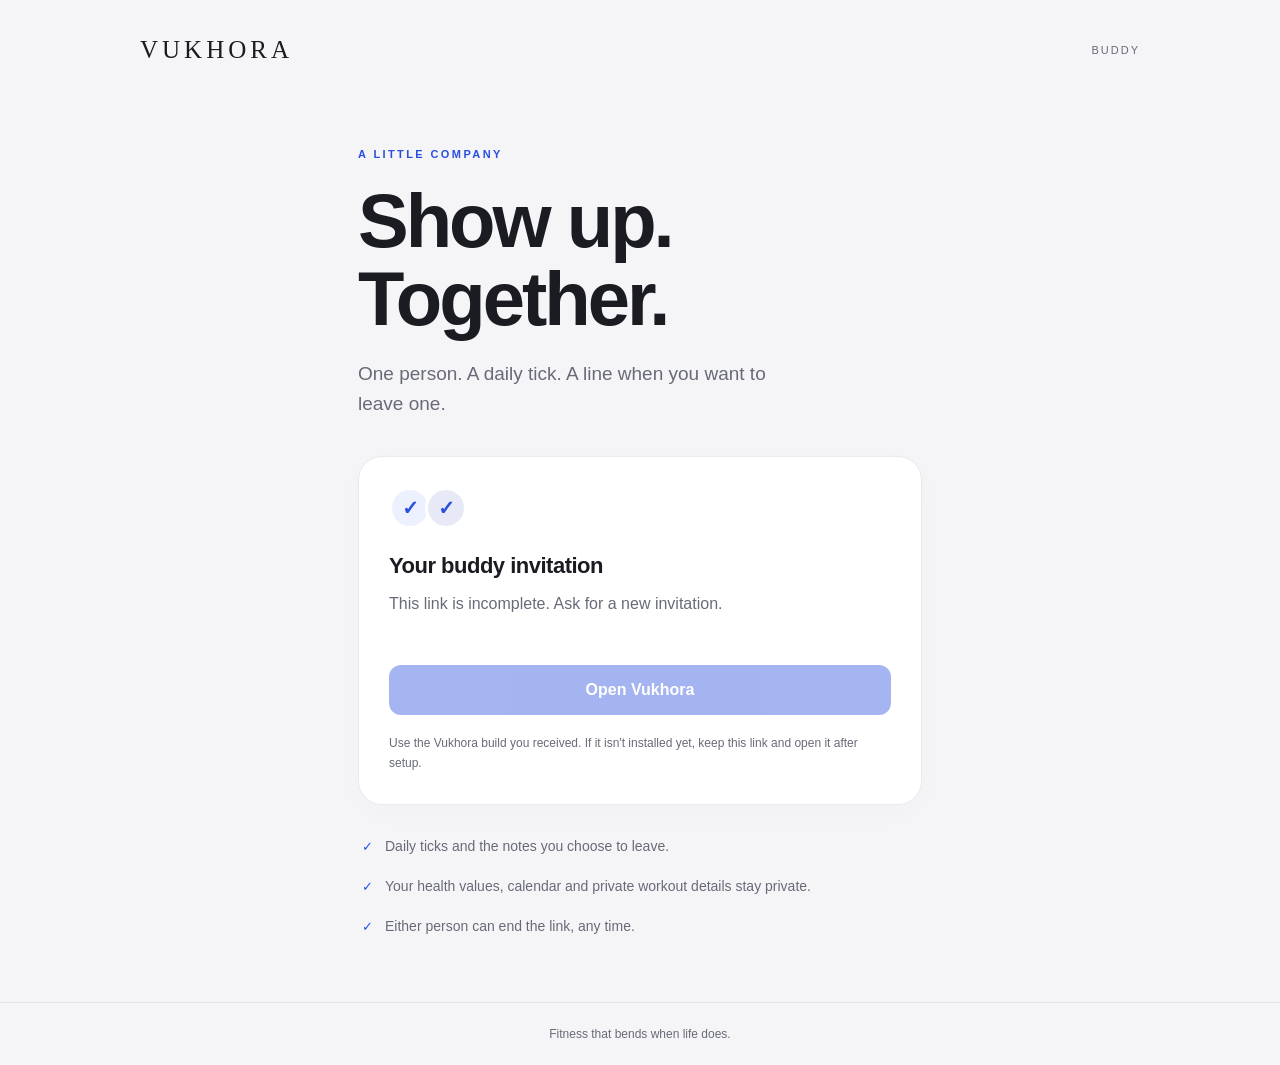
<file: index.html>
<!doctype html>
<html lang="en">
<head>
  <meta charset="utf-8">
  <meta name="viewport" content="width=device-width,initial-scale=1">
  <meta name="referrer" content="no-referrer">
  <meta http-equiv="Content-Security-Policy" content="default-src 'none'; script-src 'self'; style-src 'self'; connect-src https://tlhgztyzmpsamdhlavvn.supabase.co; base-uri 'none'; form-action 'none'">
  <title>Vukhora · Buddy invitation</title>
  <link rel="stylesheet" href="/assets/style.css">
  <script src="/assets/invitation.js" defer></script>
</head>
<body>
  <header><a class="wordmark" href="/">VUKHORA</a><span class="edition" id="edition">BUDDY</span></header>
  <main>
    <div class="eyebrow">A LITTLE COMPANY</div>
    <h1>Show up.<br>Together.</h1>
    <p class="intro">One person. A daily tick. A line when you want to leave one.</p>
    <section class="invitation" aria-labelledby="invitation-title">
      <div class="pair" aria-hidden="true"><span>✓</span><span>✓</span></div>
      <h2 id="invitation-title">Your buddy invitation</h2>
      <p id="status" role="status" aria-live="polite">Open the invitation link someone shared with you.</p>
      <a class="button" id="open-app" aria-disabled="true" tabindex="-1">Open Vukhora</a>
      <button class="retry" id="retry" hidden>Check again</button>
      <p class="hint">Use the Vukhora build you received. If it isn't installed yet, keep this link and open it after setup.</p>
    </section>
    <section class="privacy" aria-label="What a buddy link shares">
      <div><span class="small-tick" aria-hidden="true">✓</span><p>Daily ticks and the notes you choose to leave.</p></div>
      <div><span class="small-tick" aria-hidden="true">✓</span><p>Your health values, calendar and private workout details stay private.</p></div>
      <div><span class="small-tick" aria-hidden="true">✓</span><p>Either person can end the link, any time.</p></div>
    </section>
  </main>
  <footer>Fitness that bends when life does.</footer>
</body>
</html>
</file>
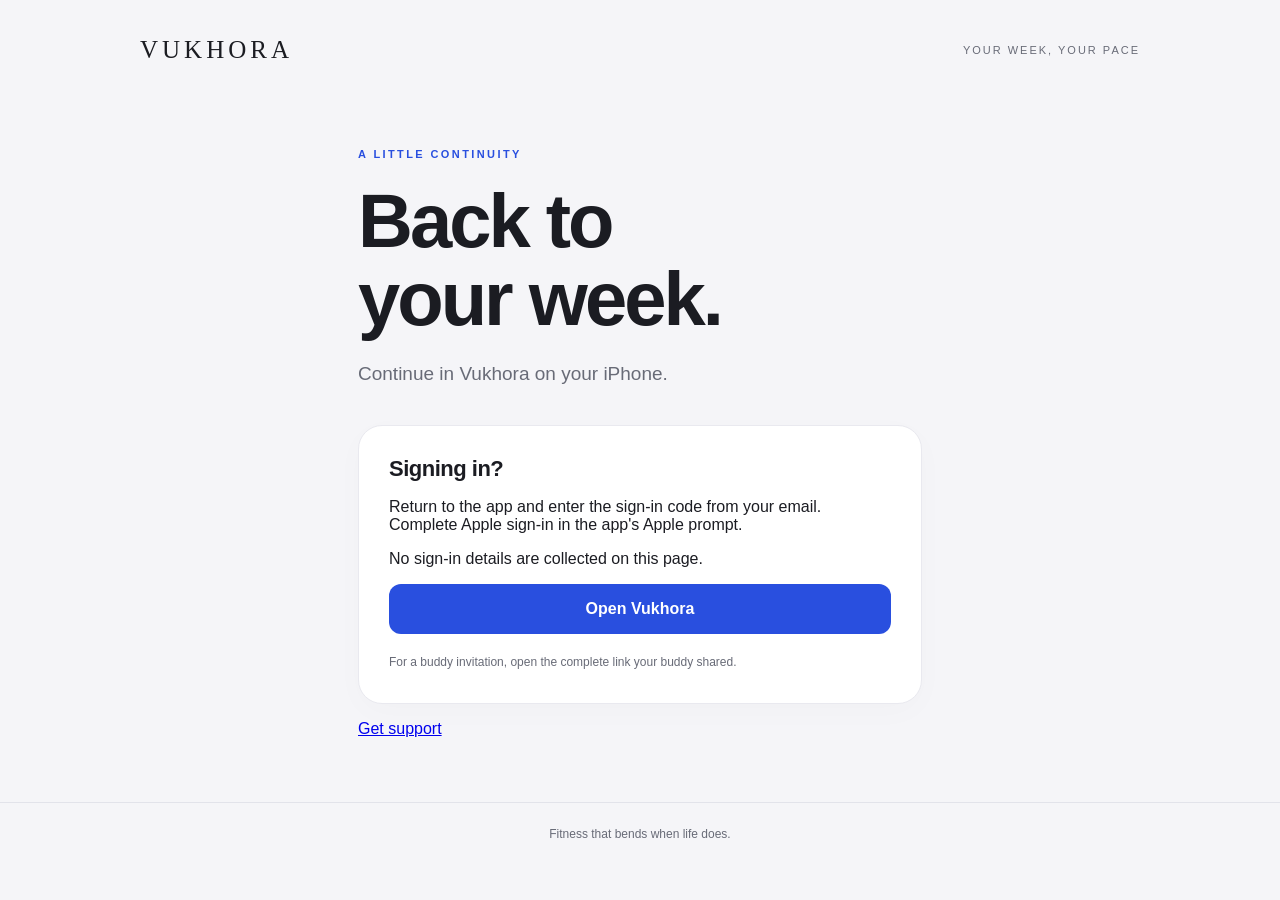
<file: vukhora/release/index.html>
<!doctype html>
<html lang="en">
<head>
  <meta charset="utf-8">
  <meta name="viewport" content="width=device-width,initial-scale=1">
  <meta name="referrer" content="no-referrer">
  <meta http-equiv="Content-Security-Policy" content="default-src 'none'; script-src 'self'; style-src 'self'; base-uri 'none'; form-action 'none'">
  <title>Vukhora · Return to your app</title>
  <link rel="stylesheet" href="/assets/style.css">
  <script src="/assets/return.js" defer></script>
</head>
<body>
  <header><a class="wordmark" href="/">VUKHORA</a><span class="edition">YOUR WEEK, YOUR PACE</span></header>
  <main>
    <div class="eyebrow">A LITTLE CONTINUITY</div>
    <h1>Back to<br>your week.</h1>
    <p class="intro">Continue in Vukhora on your iPhone.</p>
    <section class="invitation" aria-labelledby="return-title">
      <h2 id="return-title">Signing in?</h2>
      <p>Return to the app and enter the sign-in code from your email. Complete Apple sign-in in the app's Apple prompt.</p>
      <p>No sign-in details are collected on this page.</p>
      <a class="button" href="vukhora://">Open Vukhora</a>
      <p class="hint">For a buddy invitation, open the complete link your buddy shared.</p>
    </section>
    <p><a href="/vukhora/support/">Get support</a></p>
  </main>
  <footer>Fitness that bends when life does.</footer>
</body>
</html>
</file>
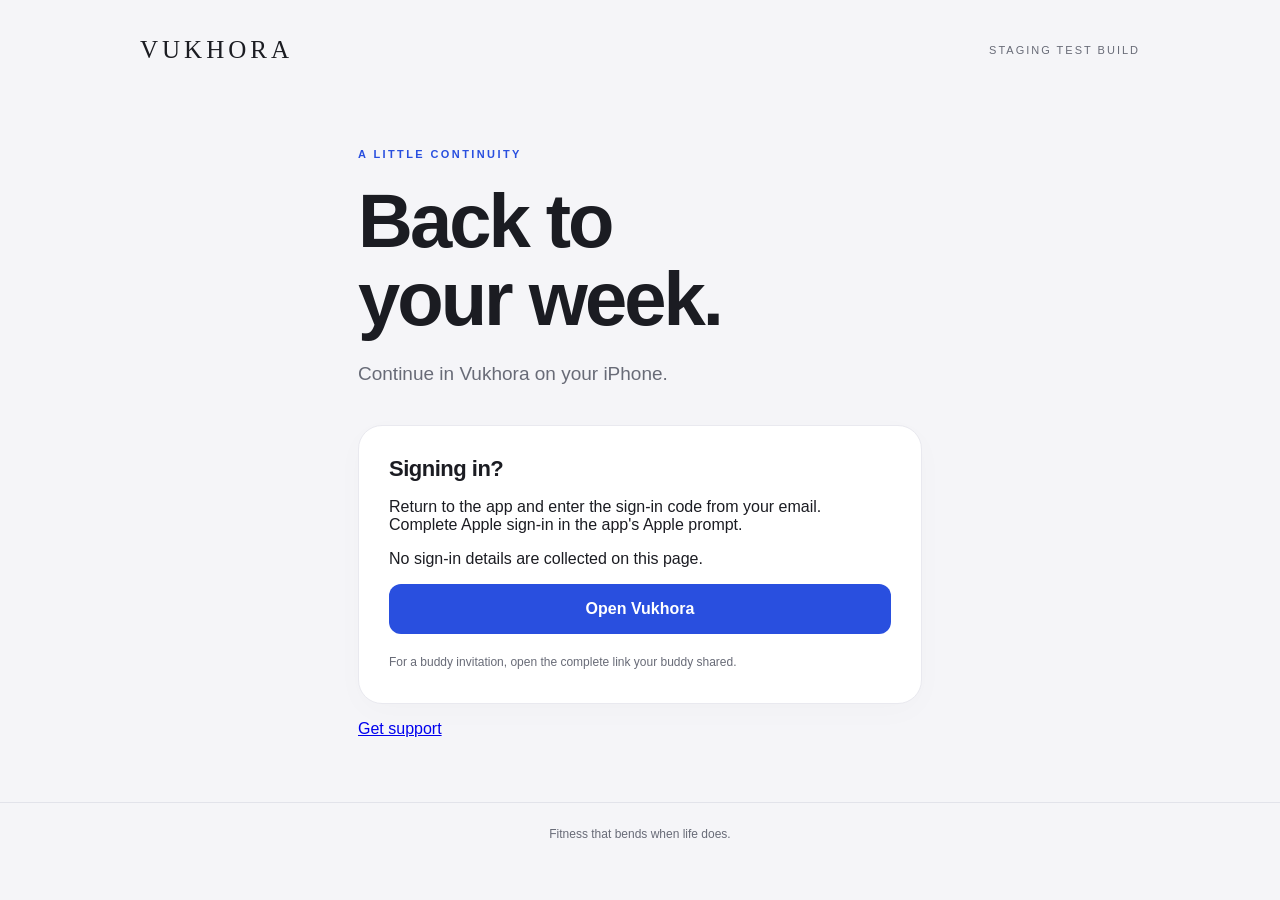
<file: vukhora/staging/index.html>
<!doctype html>
<html lang="en">
<head>
  <meta charset="utf-8">
  <meta name="viewport" content="width=device-width,initial-scale=1">
  <meta name="referrer" content="no-referrer">
  <meta http-equiv="Content-Security-Policy" content="default-src 'none'; script-src 'self'; style-src 'self'; base-uri 'none'; form-action 'none'">
  <title>Vukhora · Return to your app</title>
  <link rel="stylesheet" href="/assets/style.css">
  <script src="/assets/return.js" defer></script>
</head>
<body>
  <header><a class="wordmark" href="/">VUKHORA</a><span class="edition">STAGING TEST BUILD</span></header>
  <main>
    <div class="eyebrow">A LITTLE CONTINUITY</div>
    <h1>Back to<br>your week.</h1>
    <p class="intro">Continue in Vukhora on your iPhone.</p>
    <section class="invitation" aria-labelledby="return-title">
      <h2 id="return-title">Signing in?</h2>
      <p>Return to the app and enter the sign-in code from your email. Complete Apple sign-in in the app's Apple prompt.</p>
      <p>No sign-in details are collected on this page.</p>
      <a class="button" href="vukhora-staging://">Open Vukhora</a>
      <p class="hint">For a buddy invitation, open the complete link your buddy shared.</p>
    </section>
    <p><a href="/vukhora/support/">Get support</a></p>
  </main>
  <footer>Fitness that bends when life does.</footer>
</body>
</html>
</file>
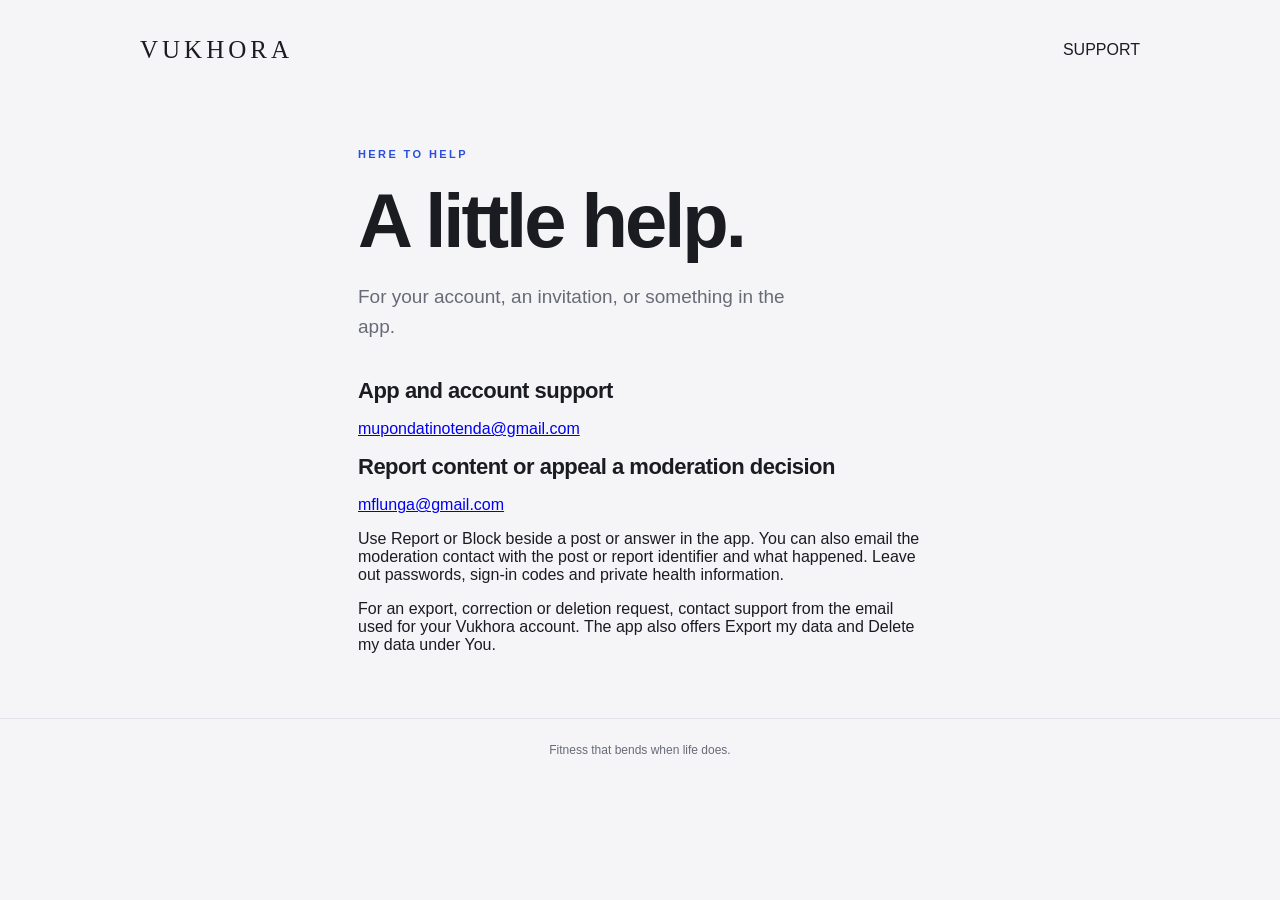
<file: vukhora/support/index.html>
<!doctype html>
<html lang="en"><head><meta charset="utf-8"><meta name="viewport" content="width=device-width,initial-scale=1">
<meta name="referrer" content="no-referrer"><title>Vukhora · Support</title><link rel="stylesheet" href="/assets/style.css"></head>
<body><header><a class="wordmark" href="/">VUKHORA</a><span>SUPPORT</span></header><main>
<p class="eyebrow">HERE TO HELP</p><h1>A little help.</h1><p class="intro">For your account, an invitation, or something in the app.</p>
<section class="card"><h2>App and account support</h2><p><a href="mailto:mupondatinotenda@gmail.com">mupondatinotenda@gmail.com</a></p>
<h2>Report content or appeal a moderation decision</h2><p><a href="mailto:mflunga@gmail.com">mflunga@gmail.com</a></p>
<p>Use Report or Block beside a post or answer in the app. You can also email the moderation contact with the post or report identifier and what happened. Leave out passwords, sign-in codes and private health information.</p>
<p>For an export, correction or deletion request, contact support from the email used for your Vukhora account. The app also offers Export my data and Delete my data under You.</p>
</section></main><footer>Fitness that bends when life does.</footer></body></html>
</file>
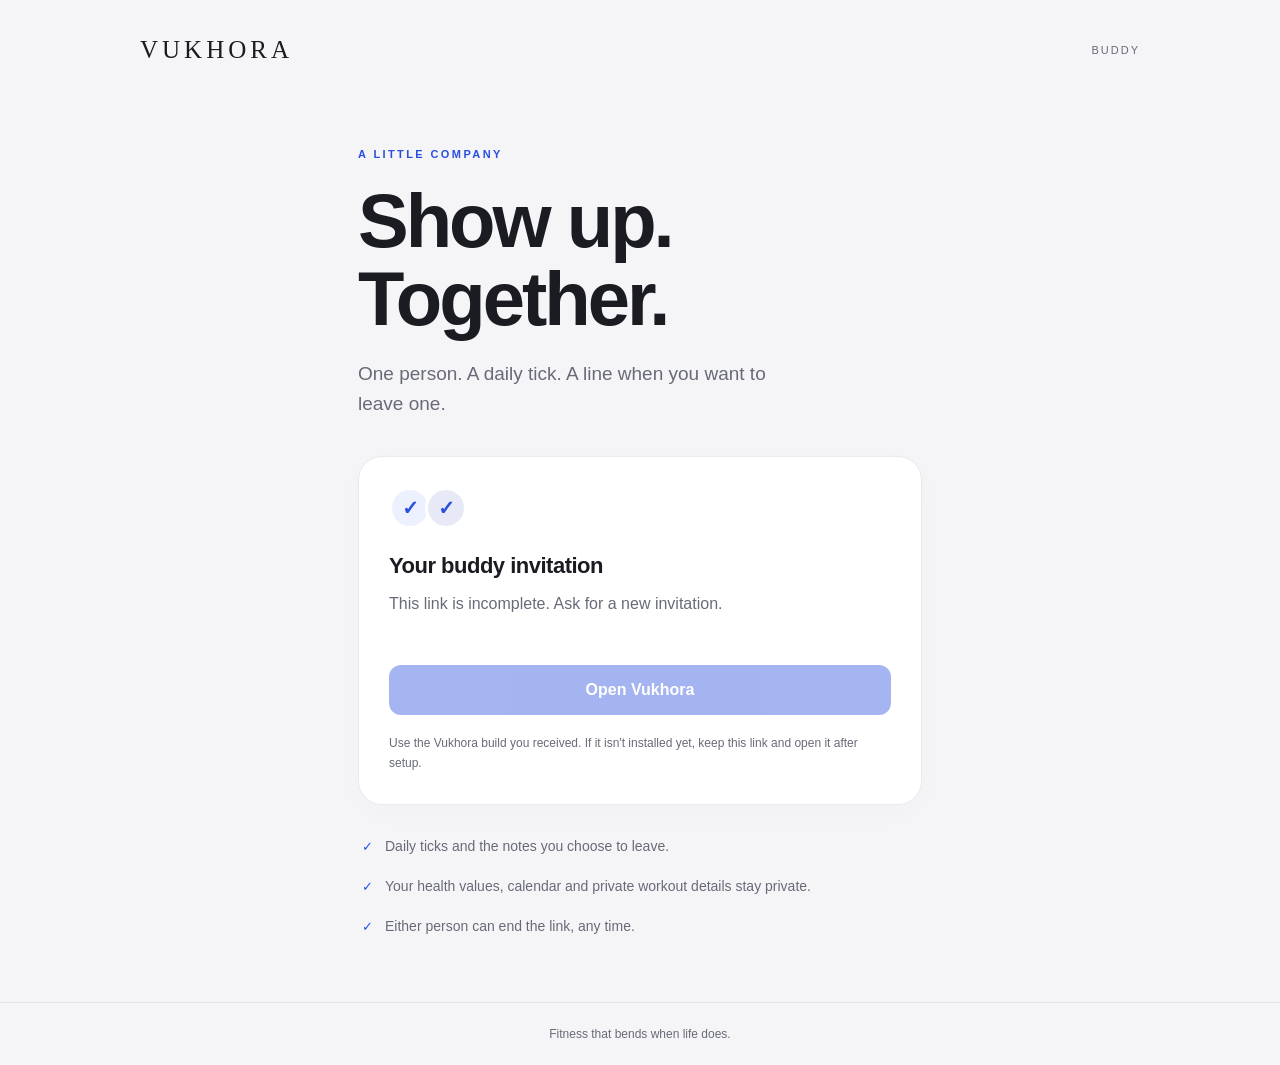
<file: vukhora/release/buddy/index.html>
<!doctype html>
<html lang="en">
<head>
  <meta charset="utf-8">
  <meta name="viewport" content="width=device-width,initial-scale=1">
  <meta name="referrer" content="no-referrer">
  <meta http-equiv="Content-Security-Policy" content="default-src 'none'; script-src 'self'; style-src 'self'; connect-src https://gvvbuesoytsfwrnlawpz.supabase.co; base-uri 'none'; form-action 'none'">
  <title>Vukhora · Buddy invitation</title>
  <link rel="stylesheet" href="/assets/style.css">
  <script src="/assets/invitation.js" defer></script>
</head>
<body>
  <header><a class="wordmark" href="/">VUKHORA</a><span class="edition" id="edition">BUDDY</span></header>
  <main>
    <div class="eyebrow">A LITTLE COMPANY</div>
    <h1>Show up.<br>Together.</h1>
    <p class="intro">One person. A daily tick. A line when you want to leave one.</p>
    <section class="invitation" aria-labelledby="invitation-title">
      <div class="pair" aria-hidden="true"><span>✓</span><span>✓</span></div>
      <h2 id="invitation-title">Your buddy invitation</h2>
      <p id="status" role="status" aria-live="polite">Open the invitation link someone shared with you.</p>
      <a class="button" id="open-app" aria-disabled="true" tabindex="-1">Open Vukhora</a>
      <button class="retry" id="retry" hidden>Check again</button>
      <p class="hint">Use the Vukhora build you received. If it isn't installed yet, keep this link and open it after setup.</p>
    </section>
    <section class="privacy" aria-label="What a buddy link shares">
      <div><span class="small-tick" aria-hidden="true">✓</span><p>Daily ticks and the notes you choose to leave.</p></div>
      <div><span class="small-tick" aria-hidden="true">✓</span><p>Your health values, calendar and private workout details stay private.</p></div>
      <div><span class="small-tick" aria-hidden="true">✓</span><p>Either person can end the link, any time.</p></div>
    </section>
  </main>
  <footer>Fitness that bends when life does.</footer>
</body>
</html>
</file>
<file: assets/style.css>
:root{color-scheme:light;--ink:#1b1c22;--muted:#686b77;--blue:#294fdf;--paper:#f5f5f8}*{box-sizing:border-box}body{margin:0;background:var(--paper);color:var(--ink);font-family:-apple-system,BlinkMacSystemFont,"Segoe UI",sans-serif;-webkit-font-smoothing:antialiased}header{max-width:1080px;margin:0 auto;padding:36px 40px;display:flex;align-items:center;justify-content:space-between}.wordmark{font-family:Georgia,serif;font-size:25px;letter-spacing:4px;color:var(--ink);text-decoration:none}.edition{font-size:11px;letter-spacing:2px;color:var(--muted)}main{max-width:620px;margin:48px auto 64px;padding:0 28px}.eyebrow{font-size:11px;font-weight:650;letter-spacing:2.4px;color:var(--blue);margin-bottom:22px}h1{font-size:clamp(52px,10vw,76px);line-height:1.02;letter-spacing:-3px;margin:0 0 22px;font-weight:650}.intro{font-size:19px;line-height:1.6;color:var(--muted);max-width:430px;margin-bottom:36px}.invitation{background:white;border:1px solid #e9e9ef;border-radius:24px;padding:30px;box-shadow:0 8px 32px #24264305}.pair{display:flex;margin-bottom:24px;padding-left:6px}.pair span{display:grid;place-items:center;width:42px;height:42px;border:3px solid white;border-radius:50%;background:#edf1ff;color:var(--blue);font-size:20px;font-weight:600;margin-left:-6px}.pair span+span{background:#e7eaf6}h2{font-size:22px;letter-spacing:-.5px;margin:0 0 12px}#status{line-height:1.65;color:var(--muted);font-size:16px;min-height:52px;margin:0 0 22px}.button{display:block;text-align:center;border-radius:12px;background:var(--blue);color:white;padding:16px 22px;font-weight:600;font-size:16px;text-decoration:none;cursor:pointer}.button[aria-disabled="true"]{opacity:.42;pointer-events:none}.button:focus-visible,.retry:focus-visible,.wordmark:focus-visible{outline:3px solid #182a83;outline-offset:5px}.hint{font-size:12px;line-height:1.7;color:var(--muted);margin:18px 0 0}.retry{font:inherit;display:block;background:transparent;border:0;color:var(--blue);cursor:pointer;margin:16px auto 0;padding:8px}.retry[hidden]{display:none}.privacy{margin:30px 4px;display:grid;gap:17px}.privacy div{display:flex;gap:12px;align-items:flex-start}.privacy p{font-size:14px;color:var(--muted);line-height:1.6;margin:0}.small-tick{color:var(--blue);font-size:13px;line-height:23px}footer{border-top:1px solid #e2e3ea;padding:24px;text-align:center;font-size:12px;color:var(--muted)}@media(max-width:500px){header{padding:26px 24px}main{margin-top:28px;padding:0 24px}.invitation{padding:24px}h1{letter-spacing:-2px}.intro{font-size:17px}}@media(prefers-reduced-motion:reduce){*{scroll-behavior:auto!important}}
</file>
